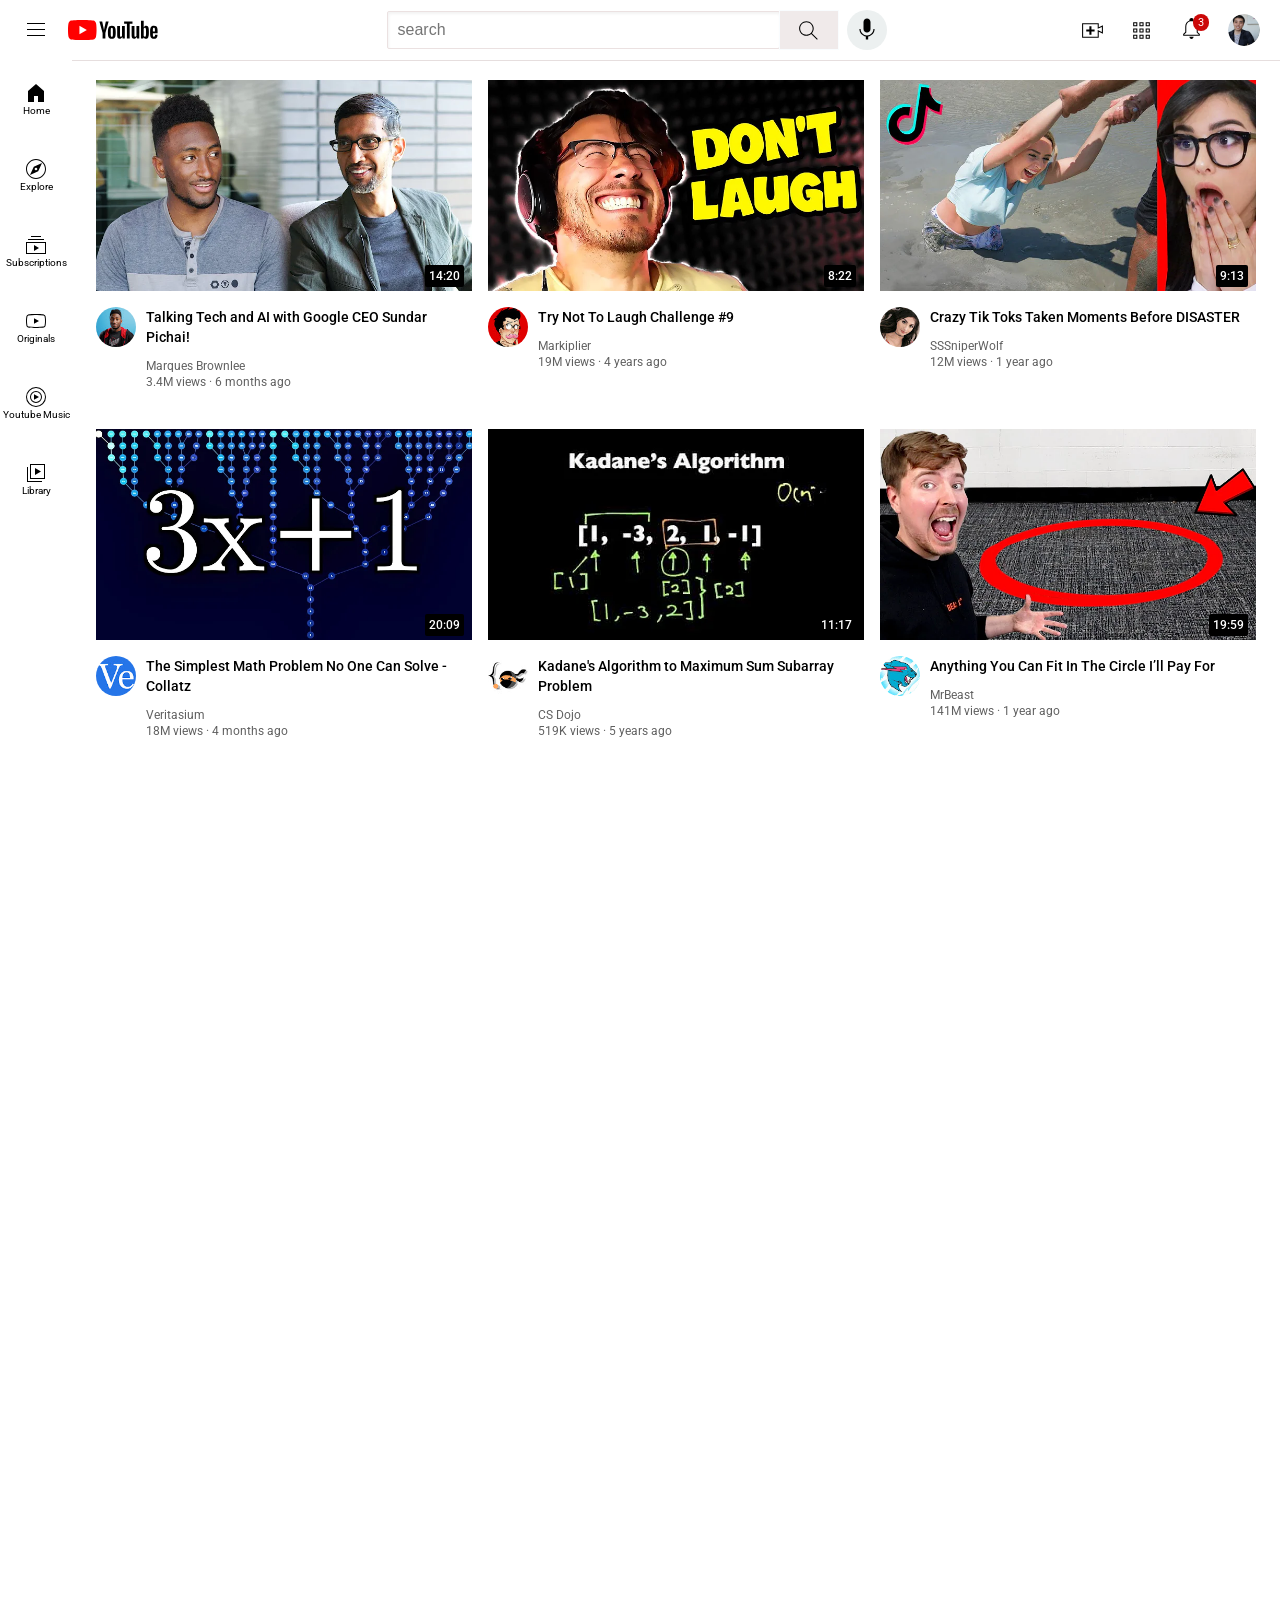
<file: index.html>
<!DOCTYPE html>
            <html>
            <head>
                <title>youtube.com Clone</title>

                <link rel="preconnect" href="https://fonts.googleapis.com">
                <link rel="preconnect" href="https://fonts.gstatic.com" crossorigin>
                <link href="https://fonts.googleapis.com/css2?family=Roboto:wght@400;500;700&display=swap" rel="stylesheet">

                    <link rel="stylesheet" href="styles/general.css" >
                    <link rel="stylesheet" href="styles/video.css" >
                    <link rel="stylesheet" href="styles/header.css" >
                    <link rel="stylesheet" href="styles/sidebar.css" >



            </head>
            <body style="height: 2000px;" >

                <div class="header">
                 <div class="left-section"> <img class="hamburger-menu" src="icons/hamburger-menu.svg">
                    <img class="youtube-logo" src="icons/youtube-logo.svg">
                    
                </div>   
                 <div class="middle-section"> 
                    <input class="search-bar" type="text"  placeholder="search">
            <button class="search-button" >
                <img  class="search-icon" src="icons/search.svg">
            </button>
            <button class="voice-search-button">
                <img  src="icons/voice-search-icon.svg" >
            </button>
                 </div>
                 <div class="right-section"> <img class="icon-upload" src="icons/upload.svg" >
                    <img class="youtube-apps" src="icons/youtube-apps.svg" >
                    <div class="notifications-icon-container">
                      <img class=" icon-notifications" src="icons/notifications.svg" > 
                    <div class="notifications-count">3</div>
                    </div>
                    <img class="channel-picture" src="channel-pictures/my-channel.jpeg" >

                 </div>
                </div>




                <div class="sidebar">
                <div class="sidebar-link">
                  <img src="icons/home.svg"><DIV> Home</DIV>
                </div>
                <div class="sidebar-link">
                    <img src="icons/explore.svg"> <DIV> Explore</DIV>
                </div>
                <div class="sidebar-link">
                    <img src="icons/subscriptions.svg">  <DIV>Subscriptions</DIV>
                </div>
                <div class="sidebar-link">
                    <img src="icons/originals.svg">  <DIV>Originals</DIV>
                </div>
                <div class="sidebar-link">
                    <img src="icons/youtube-music.svg"><DIV>Youtube Music</DIV>
                </div>
                <div class="sidebar-link">
                     <img src="icons/library.svg"><DIV>Library</DIV>
                </div>
                    </div>

<div class="video-grid" >

    <div class="video-preview">

        <div class="thumbnail-row">

        <img class="thumbnail" src="thumbnails/thumbnail-1.webp" >
        
        <div class="video-time" > 14:20</div>
        </div>
        <div class="video-grid-info" >
        <div class="channel-pictures">
            <img class="profile-picture" src="channel-pictures/channel-1.jpeg" >
        </div>
        <div class="video-info">
            
            <p class="video-title">
                
            Talking Tech and AI with Google CEO Sundar Pichai!
            </p>
            
            <p class="video-author">
                Marques Brownlee
            </p>
            <P class="video-stats">
                3.4M views · 6 months ago
            </P>
        </div>
        </div>
        </div>


        <div class="video-preview">
        

        <div class="thumbnail-row">

            <img class="thumbnail" src="thumbnails/thumbnail-2.webp" >
            <div class="video-time">8:22</div>
        </div>
        

        <div class="video-grid-info" >

            <div class="channel-pictures">
                <img class="profile-picture" src="channel-pictures/channel-2.jpeg">
            </div>
            <div class="video-info">

                <p class="video-title">
                
                    Try Not To Laugh Challenge #9
                </p>
                
                <p class="video-author">
                    Markiplier
                </p>
                <P class="video-stats">
                    19M views · 4 years ago
                </P>
            </div>
        </div>
        </div>

    
        <div class="video-preview">

            <div class="thumbnail-row">

            <img class="thumbnail" src="thumbnails/thumbnail-3.webp" >
            
            <div class="video-time">9:13</div>
        </div>

            <div class="video-grid-info" >
            <div class="channel-pictures">
                <img class="profile-picture" src="channel-pictures/channel-3.jpeg" >
            </div>
            <div class="video-info">
                
                <p class="video-title">
                    
                    Crazy Tik Toks Taken Moments Before DISASTER
                </p>
                
                <p class="video-author">
                    SSSniperWolf
                </p>
                <P class="video-stats">
                    12M views · 1 year ago
                </P>
            </div>
            </div>
            </div>


            <div class="video-preview">
            

            <div class="thumbnail-row">

                <img class="thumbnail" src="thumbnails/thumbnail-4.webp" >
                
                <div class="video-time">20:09</div>
            </div>

            <div class="video-grid-info" >

                <div class="channel-pictures">
                    <img class="profile-picture" src="channel-pictures/channel-4.jpeg">
                </div>
                <div class="video-info">

                    <p class="video-title">
                    
                        The Simplest Math Problem No One Can Solve - Collatz
                    </p>
                    
                    <p class="video-author">
                        Veritasium
                    </p>
                    <P class="video-stats">
                        18M views · 4 months ago
                    </P>
                </div>
            </div>
            </div>


            <div class="video-preview">

                <div class="thumbnail-row">
    
                <img class="thumbnail" src="thumbnails/thumbnail-5.webp" >
                <div class="video-time">11:17</div>
                </div>
                <div class="video-grid-info" >
                <div class="channel-pictures">
                    <img class="profile-picture" src="channel-pictures/channel-5.jpeg" >
                </div>
                <div class="video-info">
                    
                    <p class="video-title">
                        
                        Kadane's Algorithm to Maximum Sum Subarray Problem
                    </p>
                    
                    <p class="video-author">
                        CS Dojo
                    </p>
                    <P class="video-stats">
                        519K views · 5 years ago
                    </P>
                </div>
                </div>
                </div>
    
    
                <div class="video-preview">
                
    
                <div class="thumbnail-row">
    
                    <img class="thumbnail" src="thumbnails/thumbnail-6.webp" >
                    <div class="video-time">19:59</div>
                </div>
    
                <div class="video-grid-info" >
    
                    <div class="channel-pictures">
                        <img class="profile-picture" src="channel-pictures/channel-6.jpeg">
                    </div>
                    <div class="video-info">
    
                        <p class="video-title">
                        
                            Anything You Can Fit In The Circle I’ll Pay For
                        </p>
                        
                        <p class="video-author">
                            MrBeast
                        </p>
                        <P class="video-stats">
                            141M views · 1 year ago
                        </P>
                    </div>
                </div>
                </div>
    

</div>


</body>
</html>
</file>
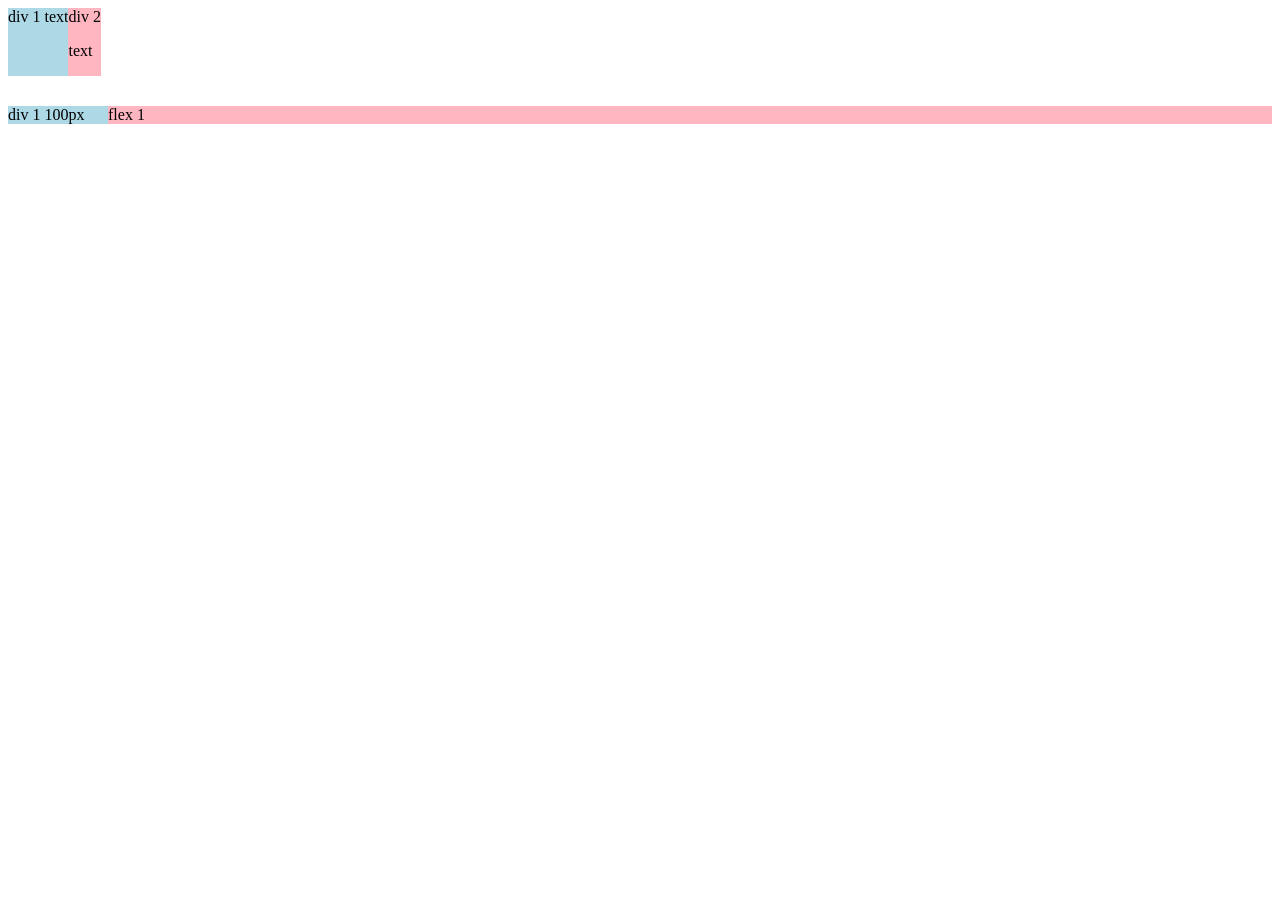
<file: Flexbox.html>
<!DOCTYPE html>
        <html>
        <head> 
            <title>Flexbox practice</title>
        </head>
        <body>
        <Div style="
        display: flex;
        flex-direction: row;
        " >
        <Div style="background-color: lightblue ;"> div 1 text </Div>
        <div style="background-color: lightpink;"> div 2 <p>text</p> </div>
        </Div>

        <Div style="
        display: flex;
        flex-direction: row;
        margin-top: 30px;
        " >
        <Div style="background-color: lightblue; 
        width: 100px;
        "> div 1 100px </Div>

        <div style="background-color: lightpink; 
        flex: 1 ;"> flex 1  </div>
        </Div>

        </body>

        </html>
</file>
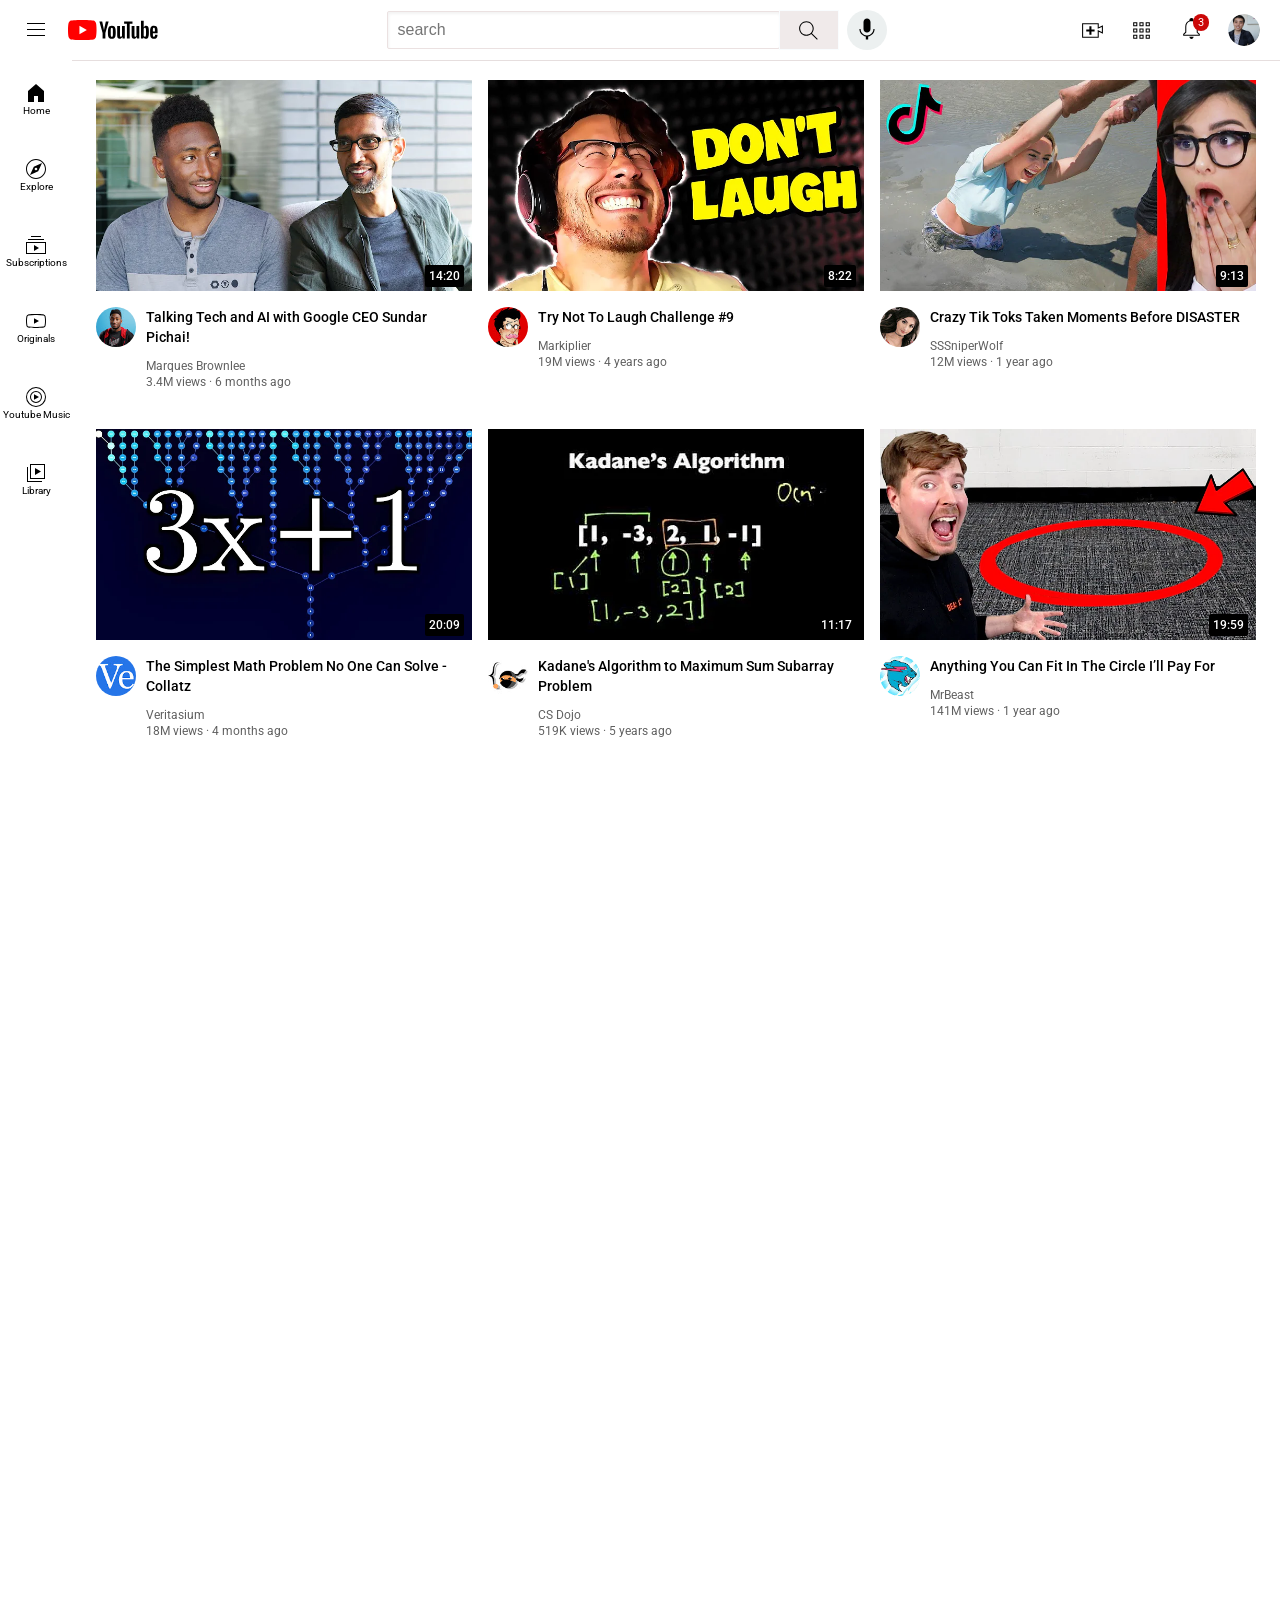
<file: youtube.html>
<!DOCTYPE html>
            <html>
            <head>
                <title>youtube.com Clone</title>

                <link rel="preconnect" href="https://fonts.googleapis.com">
                <link rel="preconnect" href="https://fonts.gstatic.com" crossorigin>
                <link href="https://fonts.googleapis.com/css2?family=Roboto:wght@400;500;700&display=swap" rel="stylesheet">

                    <link rel="stylesheet" href="styles/general.css" >
                    <link rel="stylesheet" href="styles/video.css" >
                    <link rel="stylesheet" href="styles/header.css" >
                    <link rel="stylesheet" href="styles/sidebar.css" >



            </head>
            <body style="height: 2000px;" >

                <div class="header">
                 <div class="left-section"> <img class="hamburger-menu" src="icons/hamburger-menu.svg">
                    <img class="youtube-logo" src="icons/youtube-logo.svg">
                    
                </div>   
                 <div class="middle-section"> 
                    <input class="search-bar" type="text"  placeholder="search">
            <button class="search-button" >
                <img  class="search-icon" src="icons/search.svg">
            </button>
            <button class="voice-search-button">
                <img  src="icons/voice-search-icon.svg" >
            </button>
                 </div>
                 <div class="right-section"> <img class="icon-upload" src="icons/upload.svg" >
                    <img class="youtube-apps" src="icons/youtube-apps.svg" >
                    <div class="notifications-icon-container">
                      <img class=" icon-notifications" src="icons/notifications.svg" > 
                    <div class="notifications-count">3</div>
                    </div>
                    <img class="channel-picture" src="channel-pictures/my-channel.jpeg" >

                 </div>
                </div>




                <div class="sidebar">
                <div class="sidebar-link">
                  <img src="icons/home.svg"><DIV> Home</DIV>
                </div>
                <div class="sidebar-link">
                    <img src="icons/explore.svg"> <DIV> Explore</DIV>
                </div>
                <div class="sidebar-link">
                    <img src="icons/subscriptions.svg">  <DIV>Subscriptions</DIV>
                </div>
                <div class="sidebar-link">
                    <img src="icons/originals.svg">  <DIV>Originals</DIV>
                </div>
                <div class="sidebar-link">
                    <img src="icons/youtube-music.svg"><DIV>Youtube Music</DIV>
                </div>
                <div class="sidebar-link">
                     <img src="icons/library.svg"><DIV>Library</DIV>
                </div>
                    </div>

<div class="video-grid" >

    <div class="video-preview">

        <div class="thumbnail-row">

        <img class="thumbnail" src="thumbnails/thumbnail-1.webp" >
        
        <div class="video-time" > 14:20</div>
        </div>
        <div class="video-grid-info" >
        <div class="channel-pictures">
            <img class="profile-picture" src="channel-pictures/channel-1.jpeg" >
        </div>
        <div class="video-info">
            
            <p class="video-title">
                
            Talking Tech and AI with Google CEO Sundar Pichai!
            </p>
            
            <p class="video-author">
                Marques Brownlee
            </p>
            <P class="video-stats">
                3.4M views · 6 months ago
            </P>
        </div>
        </div>
        </div>


        <div class="video-preview">
        

        <div class="thumbnail-row">

            <img class="thumbnail" src="thumbnails/thumbnail-2.webp" >
            <div class="video-time">8:22</div>
        </div>
        

        <div class="video-grid-info" >

            <div class="channel-pictures">
                <img class="profile-picture" src="channel-pictures/channel-2.jpeg">
            </div>
            <div class="video-info">

                <p class="video-title">
                
                    Try Not To Laugh Challenge #9
                </p>
                
                <p class="video-author">
                    Markiplier
                </p>
                <P class="video-stats">
                    19M views · 4 years ago
                </P>
            </div>
        </div>
        </div>

    
        <div class="video-preview">

            <div class="thumbnail-row">

            <img class="thumbnail" src="thumbnails/thumbnail-3.webp" >
            
            <div class="video-time">9:13</div>
        </div>

            <div class="video-grid-info" >
            <div class="channel-pictures">
                <img class="profile-picture" src="channel-pictures/channel-3.jpeg" >
            </div>
            <div class="video-info">
                
                <p class="video-title">
                    
                    Crazy Tik Toks Taken Moments Before DISASTER
                </p>
                
                <p class="video-author">
                    SSSniperWolf
                </p>
                <P class="video-stats">
                    12M views · 1 year ago
                </P>
            </div>
            </div>
            </div>


            <div class="video-preview">
            

            <div class="thumbnail-row">

                <img class="thumbnail" src="thumbnails/thumbnail-4.webp" >
                
                <div class="video-time">20:09</div>
            </div>

            <div class="video-grid-info" >

                <div class="channel-pictures">
                    <img class="profile-picture" src="channel-pictures/channel-4.jpeg">
                </div>
                <div class="video-info">

                    <p class="video-title">
                    
                        The Simplest Math Problem No One Can Solve - Collatz
                    </p>
                    
                    <p class="video-author">
                        Veritasium
                    </p>
                    <P class="video-stats">
                        18M views · 4 months ago
                    </P>
                </div>
            </div>
            </div>


            <div class="video-preview">

                <div class="thumbnail-row">
    
                <img class="thumbnail" src="thumbnails/thumbnail-5.webp" >
                <div class="video-time">11:17</div>
                </div>
                <div class="video-grid-info" >
                <div class="channel-pictures">
                    <img class="profile-picture" src="channel-pictures/channel-5.jpeg" >
                </div>
                <div class="video-info">
                    
                    <p class="video-title">
                        
                        Kadane's Algorithm to Maximum Sum Subarray Problem
                    </p>
                    
                    <p class="video-author">
                        CS Dojo
                    </p>
                    <P class="video-stats">
                        519K views · 5 years ago
                    </P>
                </div>
                </div>
                </div>
    
    
                <div class="video-preview">
                
    
                <div class="thumbnail-row">
    
                    <img class="thumbnail" src="thumbnails/thumbnail-6.webp" >
                    <div class="video-time">19:59</div>
                </div>
    
                <div class="video-grid-info" >
    
                    <div class="channel-pictures">
                        <img class="profile-picture" src="channel-pictures/channel-6.jpeg">
                    </div>
                    <div class="video-info">
    
                        <p class="video-title">
                        
                            Anything You Can Fit In The Circle I’ll Pay For
                        </p>
                        
                        <p class="video-author">
                            MrBeast
                        </p>
                        <P class="video-stats">
                            141M views · 1 year ago
                        </P>
                    </div>
                </div>
                </div>
    

</div>


</body>
</html>
</file>
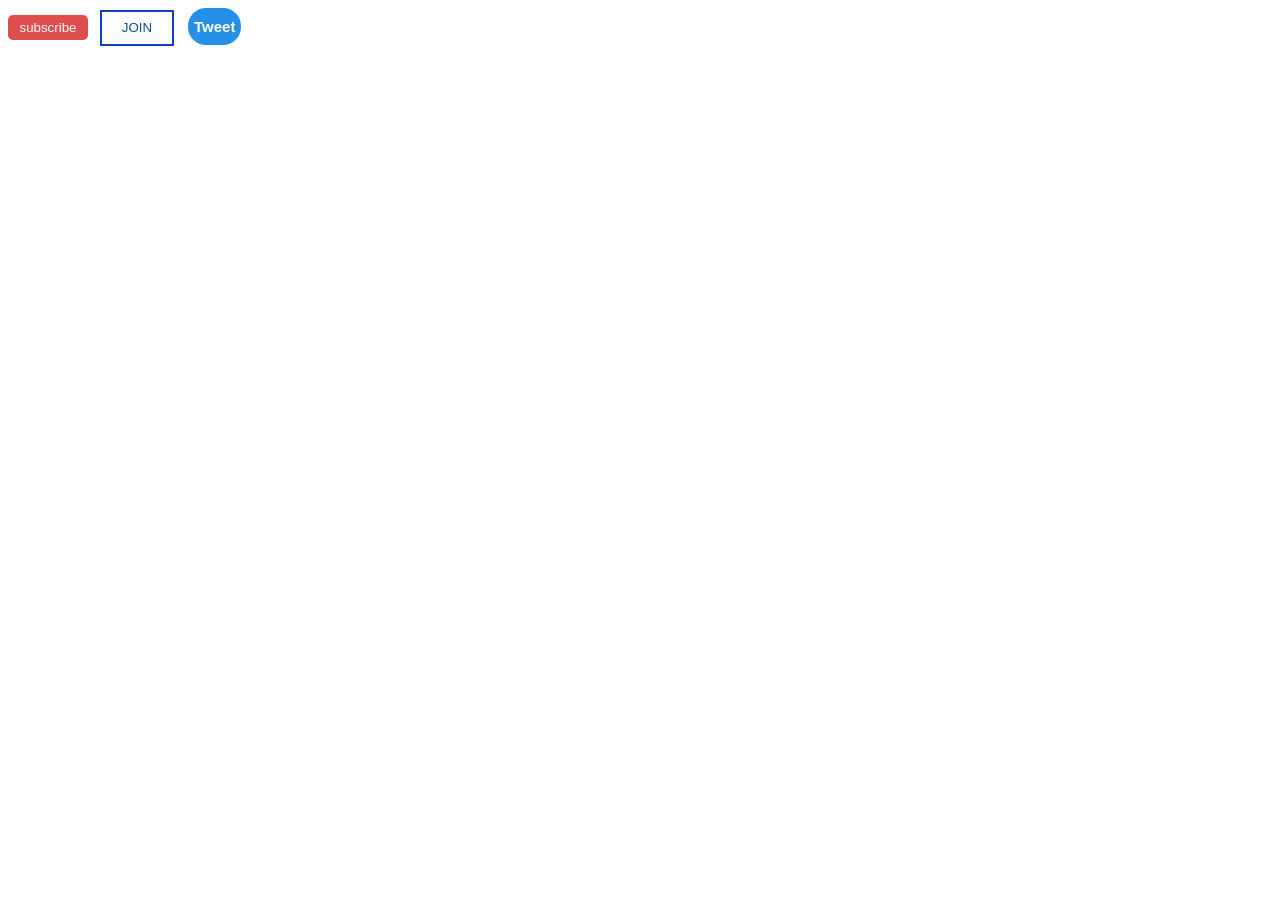
<file: intro-to-html/buttons.html>
<!DOCTYPE html>
<html>
<head>
    <title>button practice</title>
    <link rel="stylesheet" href=" styles/buttons.css"    >
    <style>

    </style>
    

</head>
<body>
    
<button class="subscribe-button">subscribe</button>

<button class="join-button"> JOIN</button>

<button class="Tweet-button">Tweet</button>
</body>

</html>
</file>
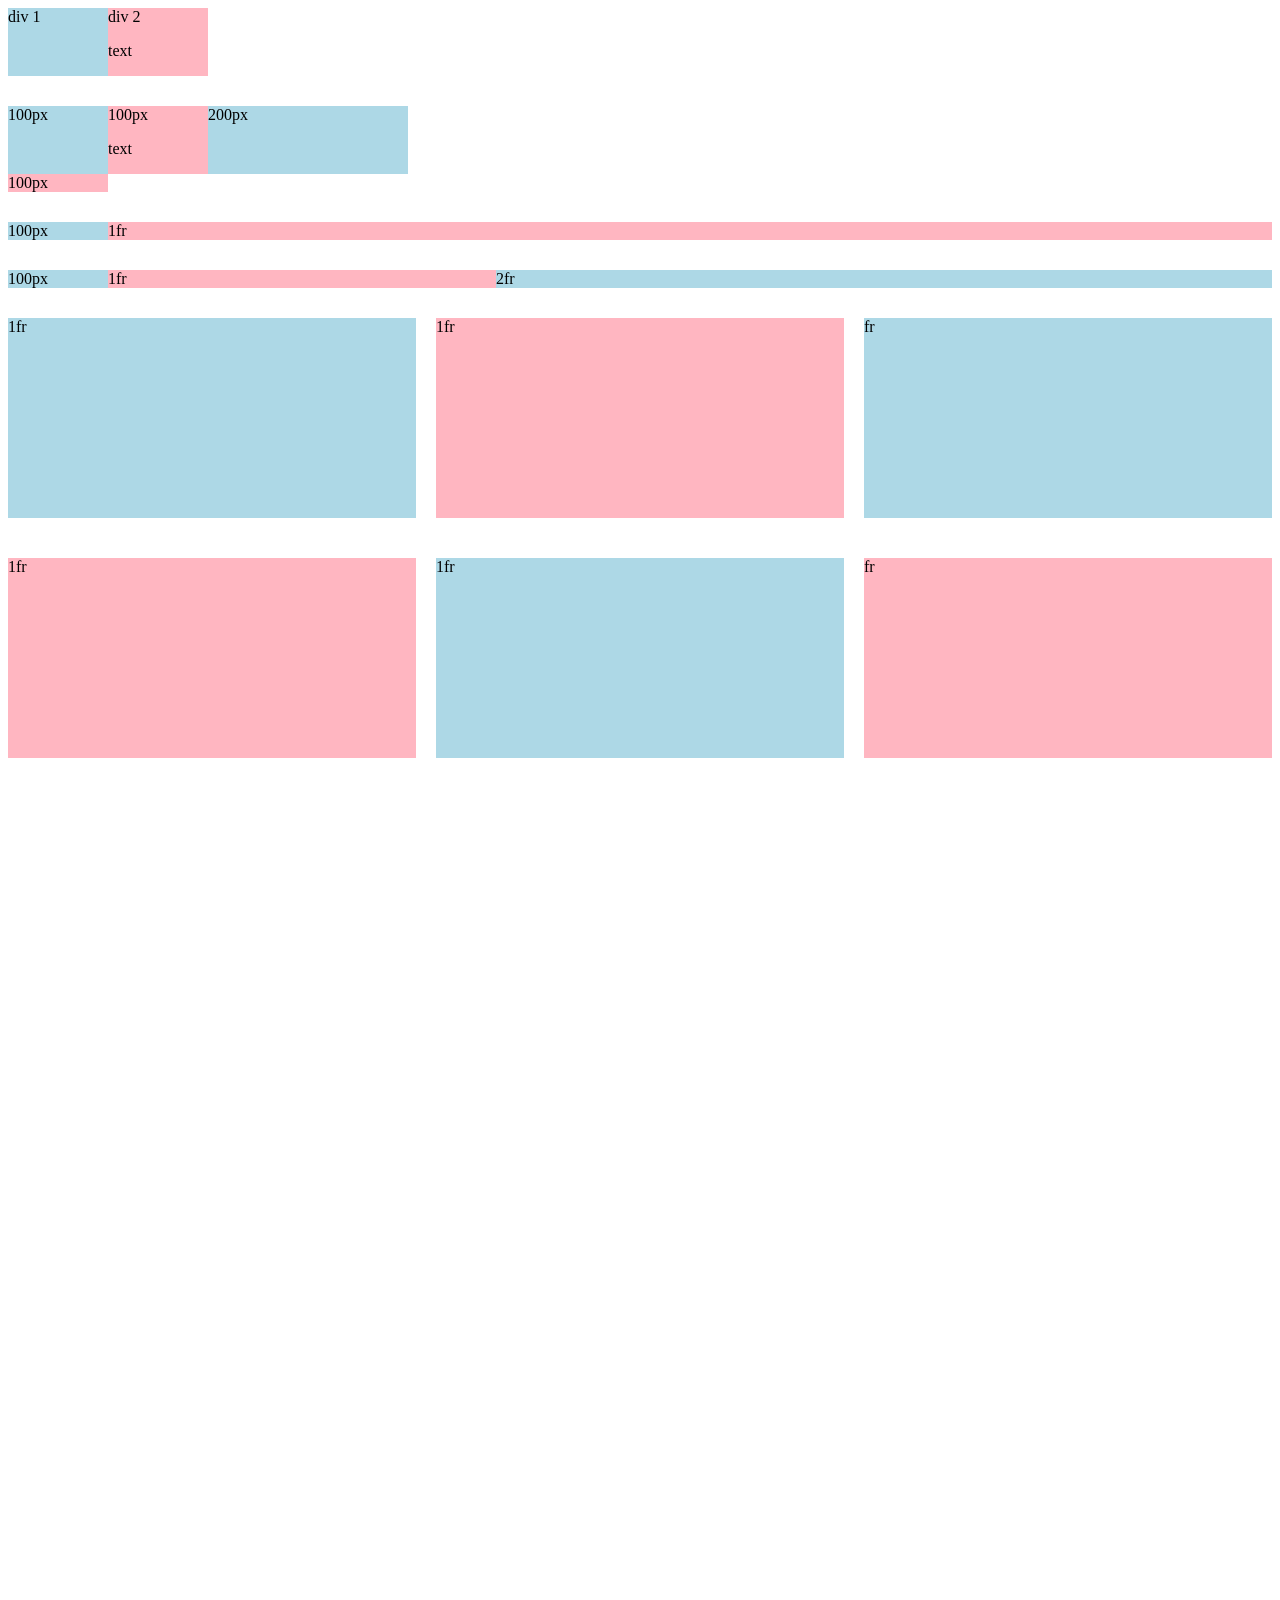
<file: intro-to-html/grid.html>
<!DOCTYPE html>
<html>
  <head>
    <title> grid practice </title>
  </head>
  <body style="padding-bottom: 1000px;">
    <div style="
    display: grid;
    grid-template-columns: 100px 100px ; 
  ">

    <div style="background-color:
     lightblue">div 1</div>
    <div style="background-color:
     lightpink;">div 2 <p>text </p></div>
   </div>

      <div style="
      margin-top: 30px;
      display: grid;
      grid-template-columns: 100px 100px 200px;
    ">

      <div style="background-color:
        lightblue">100px</div>
      <div style="background-color:
        lightpink;">100px <p>text </p></div>
        <div style="background-color:
        lightblue">200px</div>
        <div style="background-color:
        lightpink;">100px </div>
        </div>

        <div style="
        margin-top: 30px;
        display: grid;
        grid-template-columns: 100px 1fr;
        ">

        <div style="background-color:
          lightblue">100px</div>
        <div style="background-color:
          lightpink;">1fr </div>
        
  </div>

        <div style="
        margin-top: 30px;
        display: grid;
        grid-template-columns: 100px  1fr 2fr;
        ">

        <div style="background-color:
          lightblue">100px</div>
        <div style="background-color:
          lightpink;">1fr </div>
          <div style="background-color:
          lightblue">2fr</div>
        
      </div>

              
  </div>

  <div style="
  margin-top: 30px;
  display: grid;
  grid-template-columns: 1fr 1fr 1fr;
  column-gap: 20px;
  row-gap: 40px;
  ">

  <div style="background-color:
    lightblue;height: 200px; ">1fr</div>
  <div style="background-color:
    lightpink;height: 200px ">1fr </div>
    <div style="background-color:
    lightblue;height: 200px">fr</div>
   <div style="background-color:
    lightpink;height: 200px; ">1fr</div>
  <div style="background-color:
    lightblue;height: 200px ">1fr </div>
    <div style="background-color:
    lightpink;height: 200px">fr</div>

</div>
  </body>
</html>
</file>
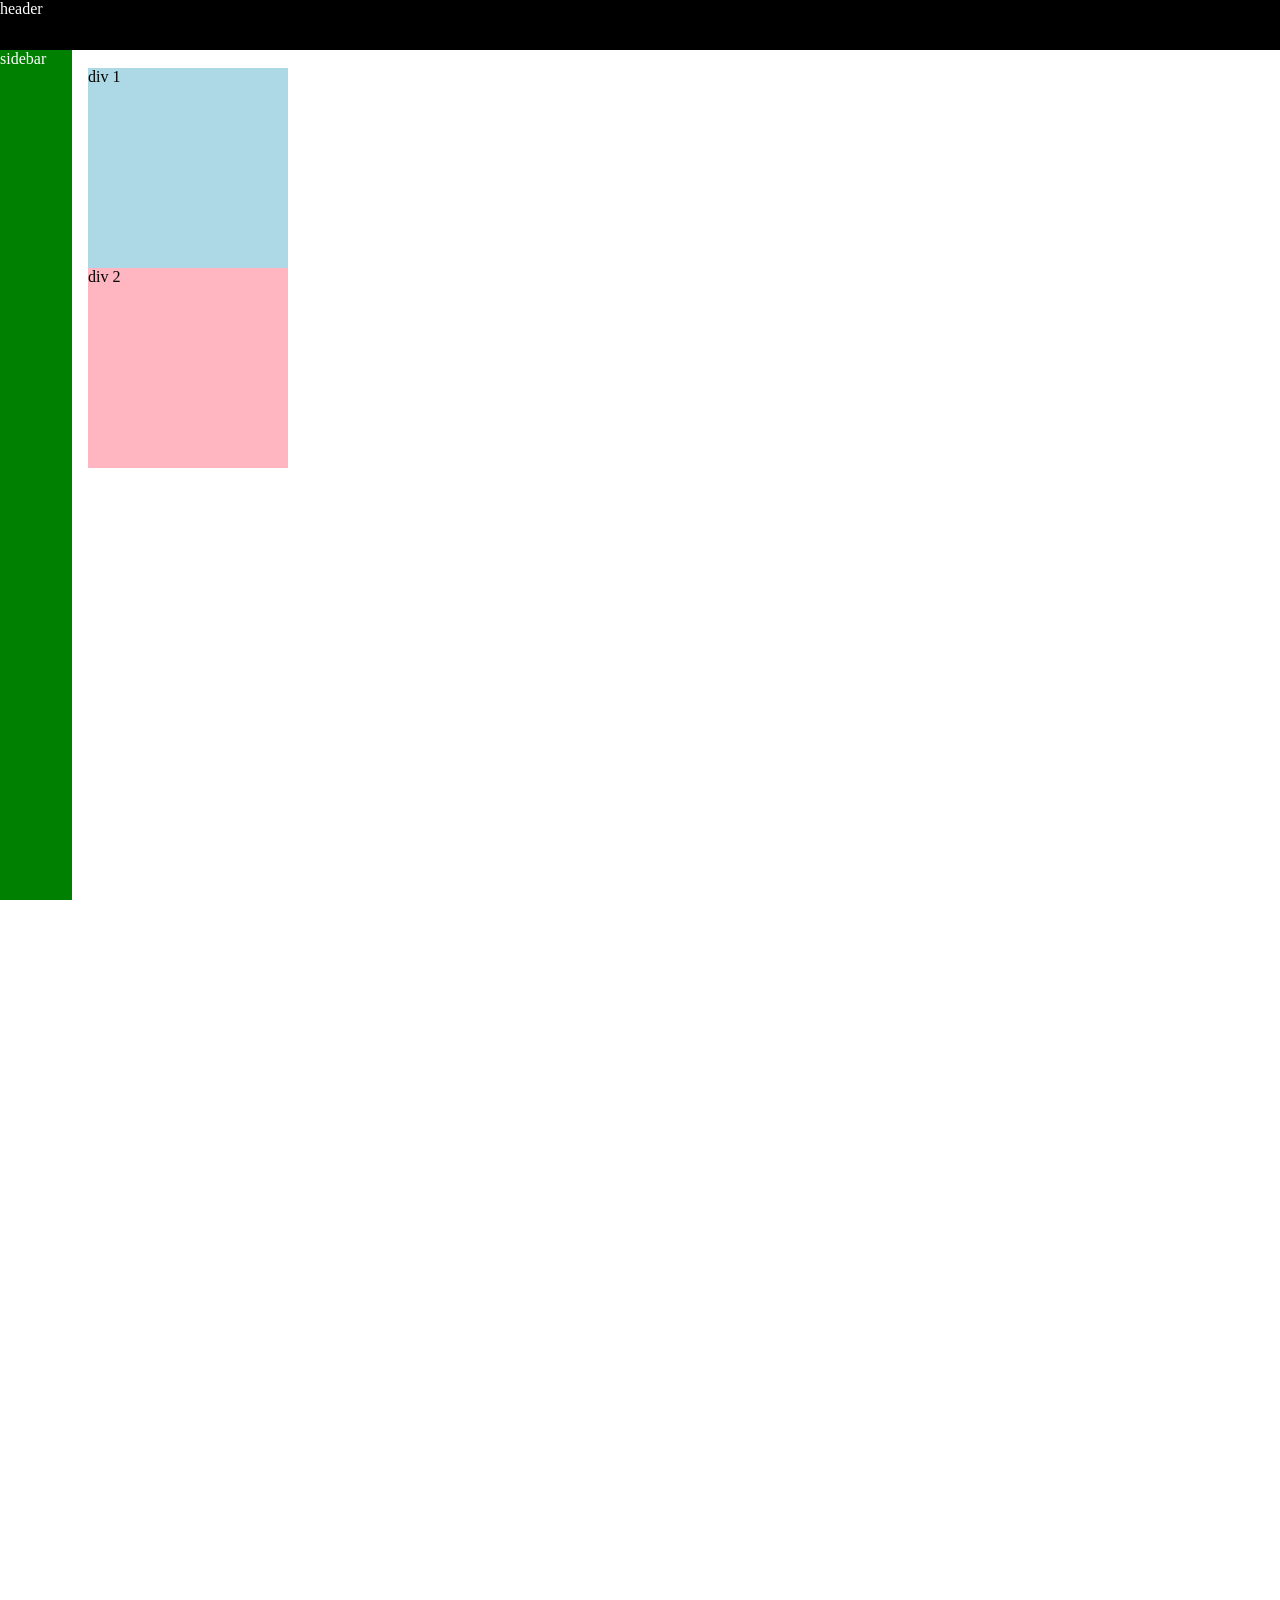
<file: intro-to-html/position.html>
<!DOCTYPE html>
        <html>
        <head>
        <title>position practice</title>

        </head>
        <body style="height: 3000px;
        padding-top: 60px;
        padding-left: 80px;
        "> 


            <div style="background-color: black;
            color:white;
            position: fixed;
            top: 0px;
            left: 0px;
            right: 0px;
            height: 50px;
        
            
            
            "> header </div>

            <div style="background-color: green;
            color:white;
            position: fixed;
            top: 50px;
            left: 0px;
           
            bottom: 0;
            width: 72px;



            ">sidebar</div>



        <div style="background-color: lightblue ; 
        height: 200px;
        width: 200px;
        position: static;
        
        " >
        
            
            div 1</div>

        <div style="background-color: lightpink ;
        height: 200px;
        width: 200px;
        position: static;
        
        
        " >  div 2  </div>

        

        </body>
        </html>
</file>
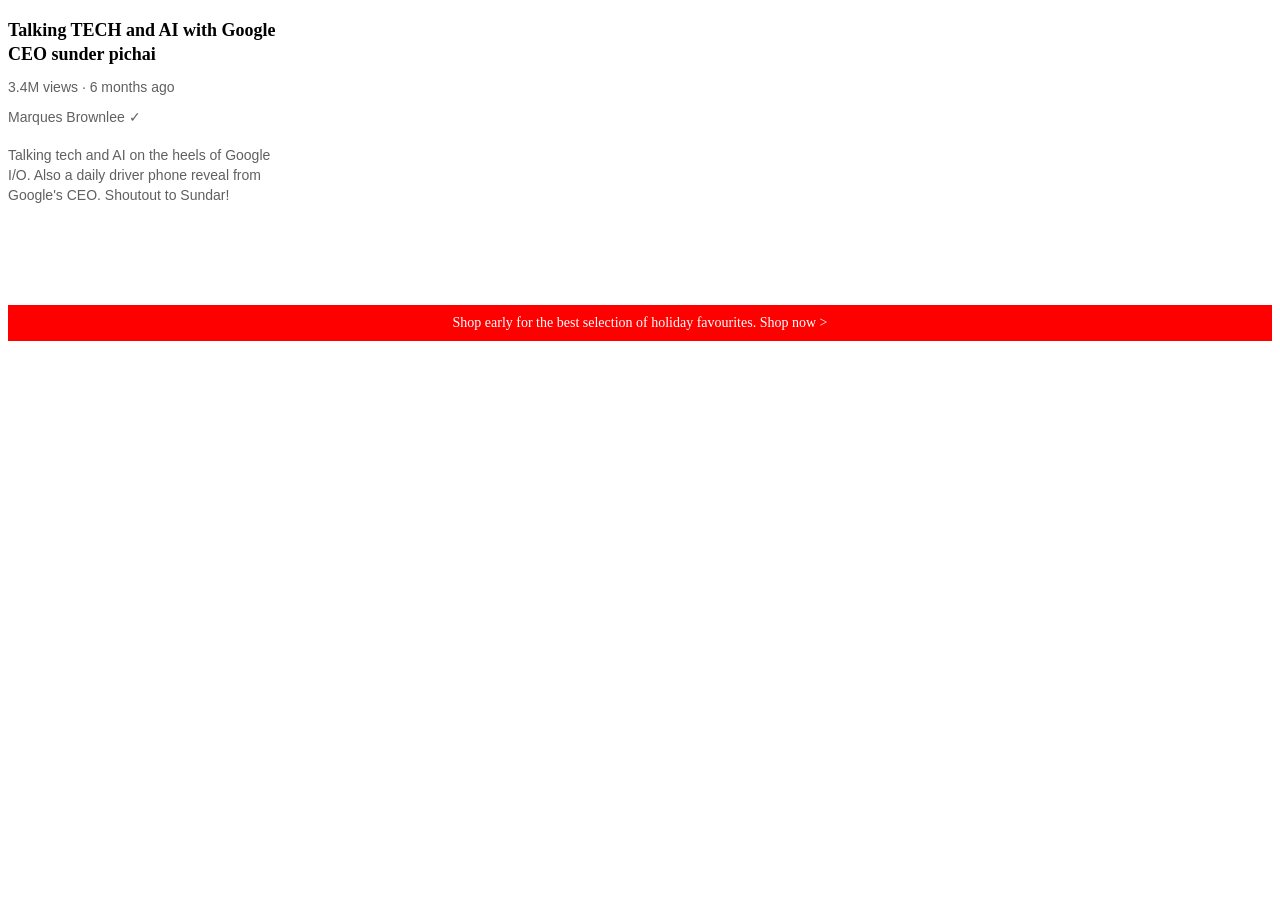
<file: intro-to-html/Text.html>
<!DOCTYPE html>
<html>
<head>
    <title>text practice</title>



    
 <link rel="stylesheet" href="styles/text.css">


    </head>
<body>
    <p class="video-title">
        Talking TECH and AI with Google CEO sunder pichai
    </p>
    
    <p class="video-stats">
    3.4M views 	&#183; 6 months ago
    
    </p>
    
    <p class="video-author">
        Marques Brownlee ✓
    
    
    </p>
    
    <p class="video-discription">
        Talking tech and AI on the heels of Google I/O. Also a daily driver phone reveal from Google's CEO. Shoutout to Sundar!
    
    </p>

<p class="apple-text">
Shop early for the best selection
 of holiday favourites. <span class="shop-link">Shop now ></span>

</p>



</body>

</html>
</file>
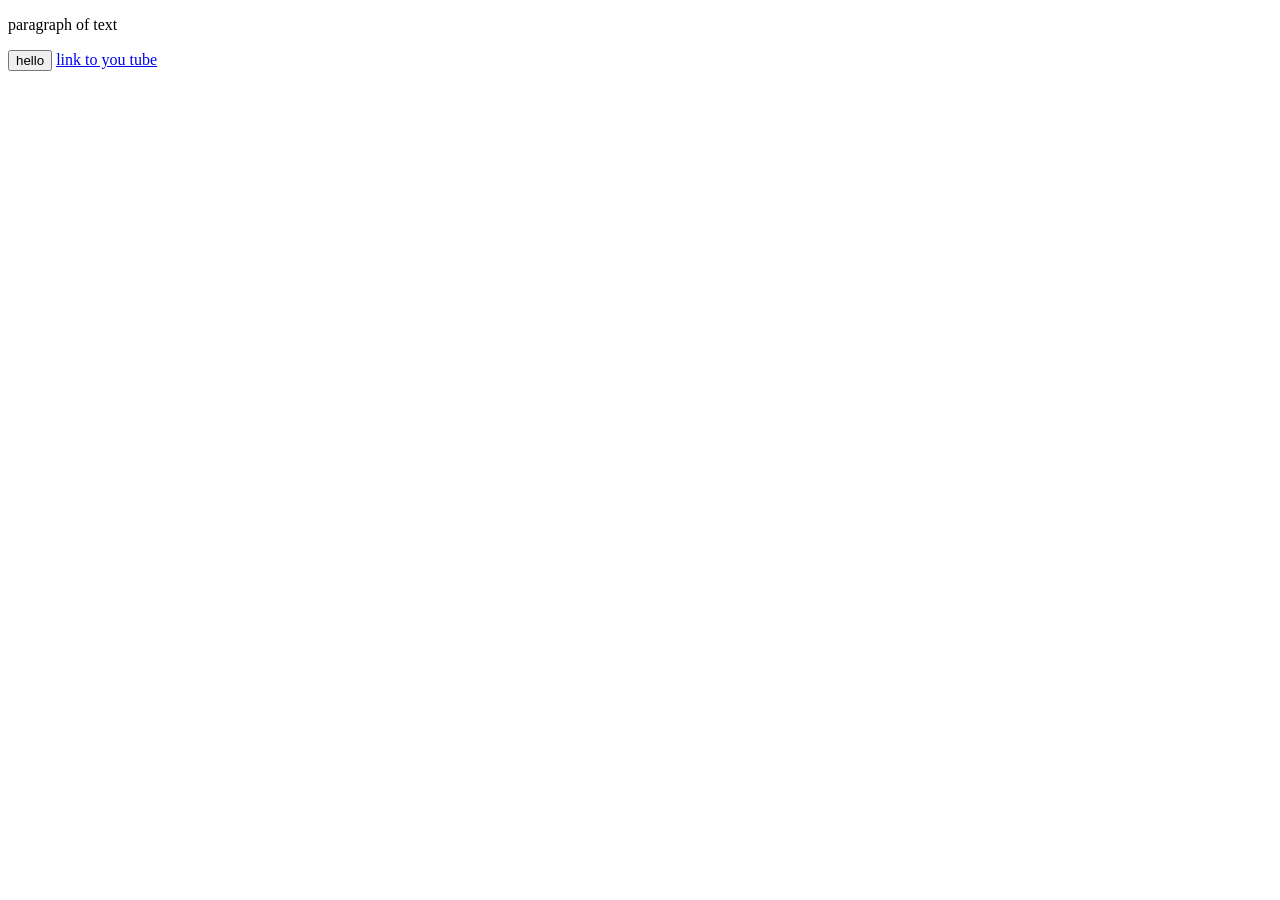
<file: intro-to-html/website.html>
<!DOCTYPE html>
<html>
<head>
    <title>first website</title>
</head>
<body>
    <p>
    paragraph of text
    </p>
</body>
</html>






<button>
hello
</button>



<a href="https://www.youtube.com/" target="_blank">
    link to you tube

</a>
</file>
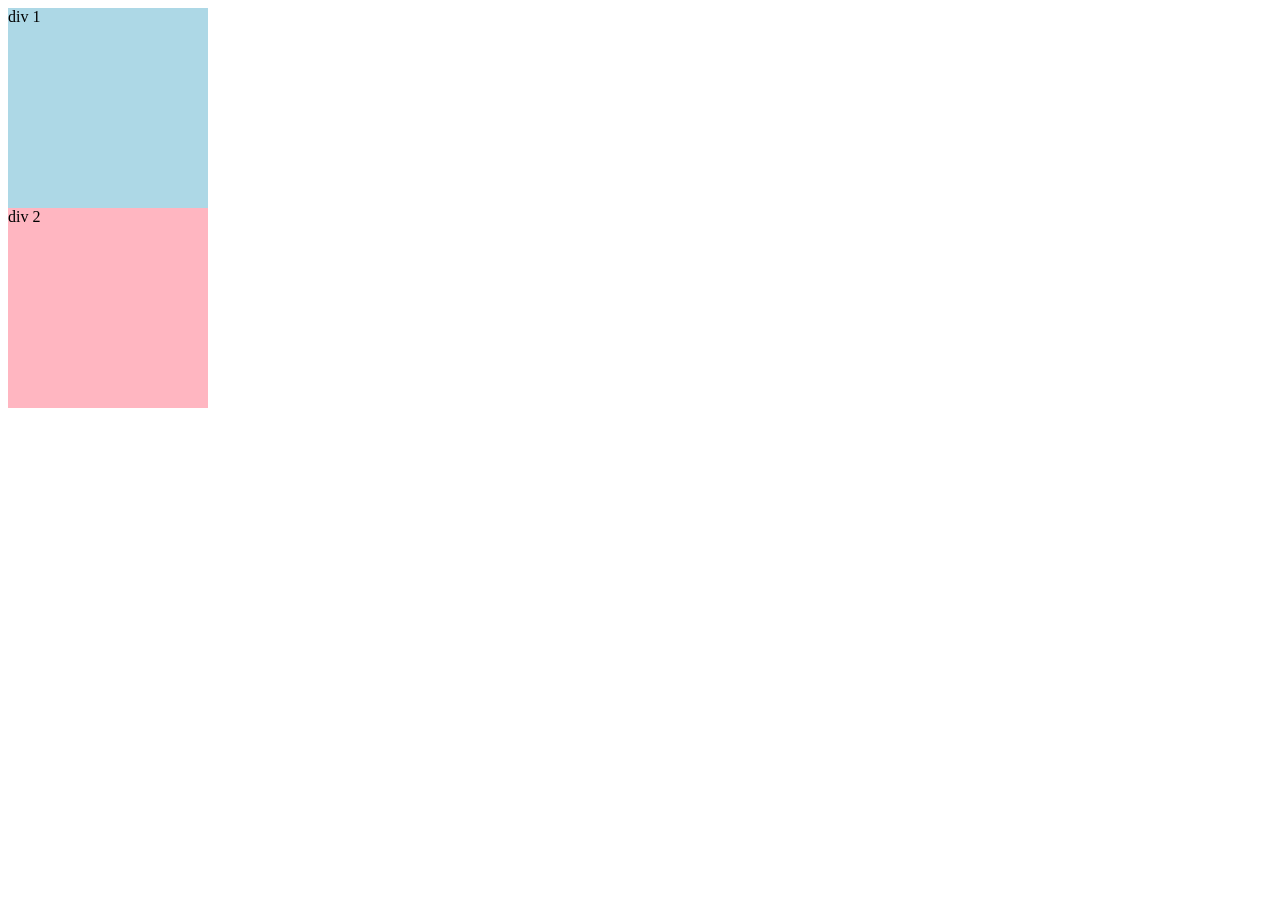
<file: styles/position.html>
<!DOCTYPE html>
    <html>
    <head>
        <titlE>
            position practice
        </titlE>
    </head>
    <body>
            <dIV style="background-color: lightblue;
            height: 200px;
            width: 200px;
            ">div 1</dIV>

            <div  style="background-color: lightpink;
            height: 200px;
            width: 200px;
            ">  div 2</div>


    </body>
    </html>
</file>
<file: styles/general.css>
p{
    font-family: roboto, Arial;
    margin-top: 0;
    margin-bottom: 0;
    }

    body{
margin: 0;
padding-top: 80px;
padding-left: 96px;
padding-right: 24px;


    }
</file>
<file: styles/video.css>
.thumbnail {
    width: 100%;
    }

    .search-bar{
    display: block;
    }

    .video-title{
    margin-top: 0;
    font-size: 14px;
    font-weight: 500;
    line-height: 20px;
    margin-bottom: 12px;
    }


    .video-grid-info{
    display: grid;
    grid-template-columns: 50px 1fr;
    }



    .profile-picture{
        width: 40px;
    border-radius: 50px;

    }

    .thumbnail-row{
    margin-bottom: 12px;
    position: relative;

    }

    .video-author,
    .video-stats{
    font-size: 12px;
    color:  rgb(96,96,96);

    }
    .video-author{
    margin-bottom: 2px;
    }

    .video-grid{
    display: grid;
    grid-template-columns: 1fr 1fr 1fr;
    column-gap: 16px;
    row-gap: 40px;
    }

    .video-time {
        font-family: roboto , arial;
        font-size: 12px;
        font-weight: 500;
        padding-left: 4px;
        padding-right: 4px;
        padding-top: 4px;
        padding-bottom: 4px;
        border-radius: 2px;
        background-color: black;
        color: white;
        position: absolute;
        bottom: 8px;
        right: 8px;
    }
</file>
<file: styles/header.css>
.header{

    height: 60px;

display: flex;
flex-direction: row;
justify-content: space-between;
position: fixed;
top: 0 ;
left: 0 ;
right: 0;
z-index: 100;

background-color: white;
border-bottom-width: 1px;
border-bottom-style: solid;
border-bottom-color: rgb(230, 222, 222);

}

.left-section{
display: flex;
align-items: center;
}

.hamburger-menu{
height: 24px;
margin-left: 24px;
margin-right: 20px;
}

.youtube-logo{
height: 20px;


}



.middle-section{

flex: 1;
margin-left: 70px;
margin-right: 35px;
max-width: 500px;
display: flex;
align-items: center;
}

.search-bar{
    flex: 1;
    height: 34px;
    padding-left: 10px;
    font-size: 16px;
    border-width: 1px;
    border-style: solid;
    border-color: rgb(235, 225, 225);
    border-radius: 2px;
    box-shadow: inset 1px 2px 3px 
    rgb(0, 0, 0, 0.05);
   width: 0;

}

.search-bar ::placeholder{
font-family: Roboto, arial;
font-size: 16px;

}




.search-button{
    height: 40px;
    width: 60px;
    background-color: rgb(240, 234, 234);
    border-width: 1px;
    border-style: solid;
    border-color: rgb(249, 252, 254);
    margin-left: -1px;
    margin-right: 8px;
}

.search-icon{
height: 25px;
margin-top: 4px;
}

.voice-search-button{
    height: 40px;
    width: 40px;
border-radius: 20px;
border: none;
background-color: rgb(236, 240, 240);

}




.right-section{
margin-right: 20px;
width: 180px;
display: flex;
align-items: center;
justify-content: space-between;
flex-shrink: 0;
}

.icon-upload{
height: 25px;

}


.youtube-apps{
    height: 25px;

}

.icon-notifications{
    height: 25px;

}

.notifications-icon-container{
position: relative;

}

.notifications-count{
position: absolute;
top: -2px;
right: -5px;
background-color: rgb(203, 8, 8);
color: white;
font-family: roboto, arial;
font-size: 11px;
padding-left: 5px;
padding-right: 5px;
padding-top: 2px;
padding-bottom: 2px;
border-radius: 10px;

}


.channel-picture{
    height: 32px;
border-radius: 16px;
}
</file>
<file: styles/sidebar.css>
.sidebar{
position: fixed;
left: 0;
bottom: 0;
top: 55px;
background-color: white;
width: 72px;
z-index: 200;
padding-top: 5px;
}

.sidebar-link {
height: 76px;
display: flex;
justify-content: center;
align-items: center;
flex-direction: column;
cursor: pointer;

}

.sidebar-link:hover{
 background-color: rgb(243, 235, 235);

}

.sidebar-link img{
height: 24px;

}

.sidebar-link div{
font-family: Roboto, Arial;
font-size: 10px;

}
</file>
<file: intro-to-html/styles/buttons.css>
.subscribe-button {
    background-color: rgb(223, 77, 77);
    color: white;
    border: none;
    height: 25px;
    width: 80px;
    border-radius: 5px;
    cursor: pointer; 
    margin-right: 8px;
       }
    
    .subscribe-button:hover {
    opacity: 1;
    
    }
    
    .subscribe-button:active{
    opacity: 0.4;
    
    }
    
    .join-button  {
    background-color: white;
    border: rgb(11, 68, 189);
    border-style: solid;
    border-width: 2px;
    color: rgb(16, 77, 147);
    height: 36px;
    width: 74px;
    cursor: pointer;
    transition: background-color 1s, 
    color 1s;
    
    }
    
    .join-button:hover{
    background-color: rgb(39, 177, 246);
    color: white;
    
    
    }
    
    
    .Tweet-button  {
    background-color: rgb(38, 144, 231);
    color: white;
    border: none;
    border-radius: 18px;
    font-weight: bold;
    font-size: 15px;
    cursor: pointer;
    margin-left: 10px;
    transition: box-shadow 0.15s;
    padding-top: 10px;
    padding-bottom: 10px;
    }
    
    .Tweet-button:hover{
        box-shadow: 5px 5px 10px  rgba(0,0,0,0.5);
    
    }
</file>
<file: intro-to-html/styles/text.css>
.video-title{
        font-family: roboto;
        font-size: 18px;
        font-weight: bold;
        width: 300px;
        line-height: 24px;
        margin-bottom: 1%;
        }
        
        .video-stats {
        font-family: Arial, Helvetica, sans-serif;
        font-size: 14px;
        color: rgb(96, 96, 96);
        margin-top: 0%;
        }
        
        .video-author {
        font-family: Arial, Helvetica, sans-serif;
        color:  rgb(96, 96, 96);
        font-size: 14px;
        margin-top: 0;
        margin-bottom: 20px;
        
        }
        
        .video-discription{
        font-family: Arial, Helvetica, sans-serif;
        font-size: 14px;
        color:  rgb(96, 96, 96);
        width: 280px;
        line-height: 20px;
        margin-top: 0;
        margin-bottom: 100px;
        }
        
        .apple-text{
background-color: red;
margin-bottom: 50px;
font-size: 14px;
color: white;
text-align: center;
padding-top: 10px;
padding-bottom: 10px;

        }
        
        .shop-link{
cursor: pointer;
        }

        .shop-link:hover{
text-decoration: underline;


        }
</file>
